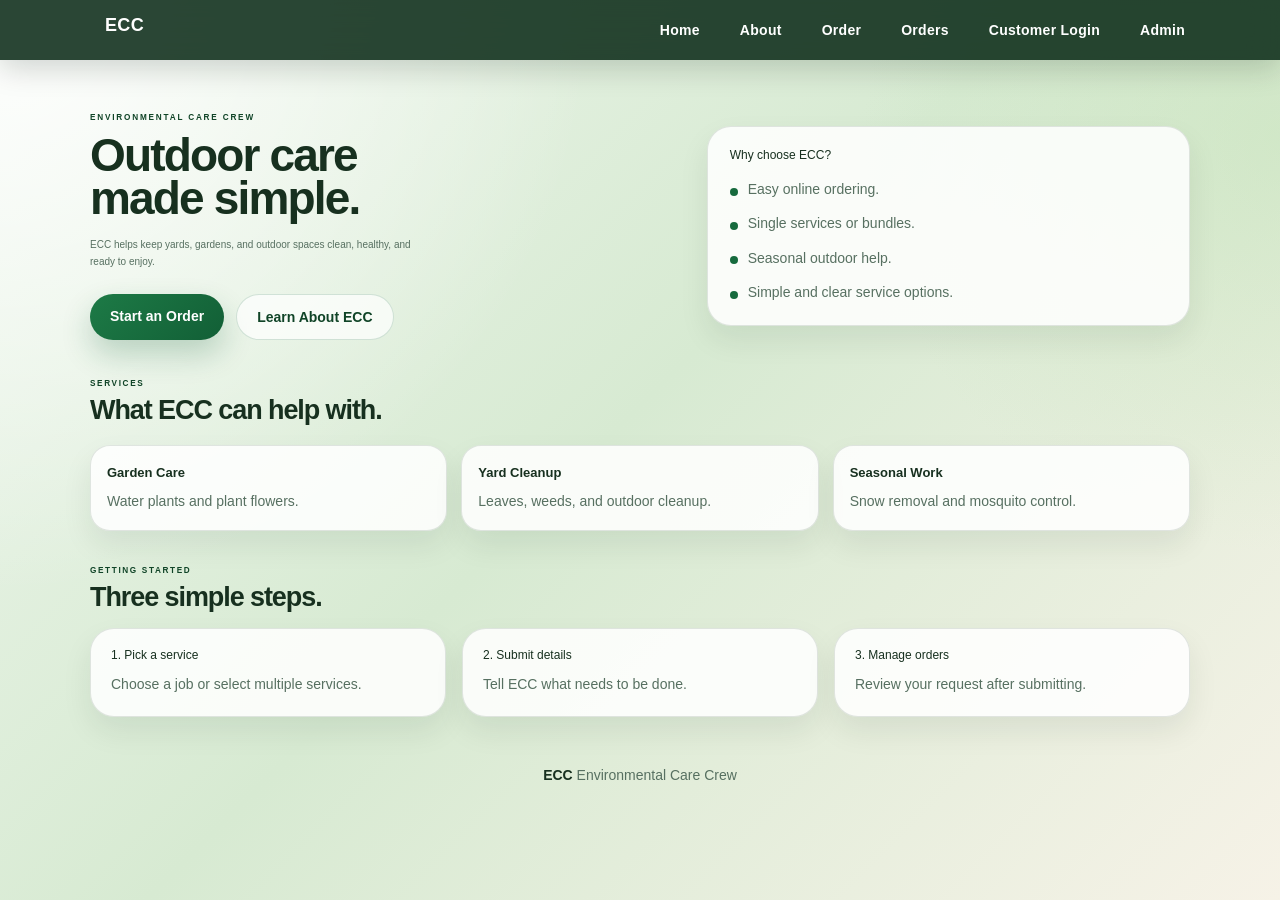
<file: index.html>
<!doctype html>
<html lang="en">

<head>

    <meta charset="utf-8">

    <meta name="viewport" content="width=device-width, initial-scale=1">


    <title>ECC | Welcome</title>


    <link rel="manifest" href="manifest.json">

    <meta name="theme-color" content="#111111">

    <link rel="apple-touch-icon" href="icons/icon-192.png">



    <link rel="stylesheet" href="https://maxcdn.bootstrapcdn.com/bootstrap/3.4.0/css/bootstrap.min.css">

    <script src="https://ajax.googleapis.com/ajax/libs/jquery/3.4.1/jquery.min.js"></script>

    <script src="https://maxcdn.bootstrapcdn.com/bootstrap/3.4.0/js/bootstrap.min.js"></script>



    <link rel="stylesheet"
          href="https://cdnjs.cloudflare.com/ajax/libs/font-awesome/4.7.0/css/font-awesome.min.css">


    <link rel="stylesheet" href="style.css">


</head>





<body class="page-shell">





<nav class="navbar navbar-inverse navbar-fixed-top site-nav">


    <div class="page-container">



        <div class="navbar-header">


            <button

                    type="button"

                    class="navbar-toggle"

                    data-toggle="collapse"

                    data-target="#mynavbar">


                <span class="icon-bar"></span>

                <span class="icon-bar"></span>

                <span class="icon-bar"></span>


            </button>



            <a class="navbar-brand" href="index.html">

                ECC

            </a>



        </div>








        <div class="collapse navbar-collapse" id="mynavbar">


            <ul class="nav navbar-nav navbar-right">


                <li>

                    <a href="index.html">

                        Home

                    </a>

                </li>




                <li>

                    <a href="about.html">

                        About

                    </a>

                </li>




                <li>

                    <a href="order.html">

                        Order

                    </a>

                </li>




                <li>

                    <a href="order2.html">

                        Orders

                    </a>

                </li>




                <li>

                    <a href="customerlogin.html">

                        Customer Login

                    </a>

                </li>




                <li>

                    <a href="login.html">

                        Admin

                    </a>

                </li>




            </ul>



        </div>




    </div>


</nav>









<main class="page-container">







    <section class="hero">







        <div>





            <p class="hero-eyebrow">

                Environmental Care Crew

            </p>







            <h1>

                Outdoor care made simple.

            </h1>







            <p class="lead-copy">


                ECC helps keep yards, gardens, and outdoor spaces clean, healthy, and ready to enjoy.


            </p>







            <div class="hero-actions">





                <a class="btn btn-accent" href="order.html">

                    Start an Order

                </a>






                <a class="btn btn-outline-accent" href="about.html">

                    Learn About ECC

                </a>





            </div>







        </div>









        <div class="summary-card">






            <h3>

                Why choose ECC?

            </h3>







            <ul class="story-list">



                <li>

                    Easy online ordering.

                </li>



                <li>

                    Single services or bundles.

                </li>



                <li>

                    Seasonal outdoor help.

                </li>



                <li>

                    Simple and clear service options.

                </li>



            </ul>






        </div>







    </section>









    <section class="section">





        <div class="section-heading">


            <p class="section-kicker">

                Services

            </p>





            <h2 class="section-title">

                What ECC can help with.

            </h2>





        </div>







        <div class="metric-strip">





            <div class="metric-card">


                <strong>

                    Garden Care

                </strong>


                <span>

Water plants and plant flowers.

</span>


            </div>







            <div class="metric-card">


                <strong>

                    Yard Cleanup

                </strong>


                <span>

Leaves, weeds, and outdoor cleanup.

</span>


            </div>








            <div class="metric-card">


                <strong>

                    Seasonal Work

                </strong>


                <span>

Snow removal and mosquito control.

</span>


            </div>





        </div>







    </section>








    <section class="section">





        <div class="section-heading">



            <p class="section-kicker">

                Getting Started

            </p>





            <h2 class="section-title">

                Three simple steps.

            </h2>




        </div>







        <div class="contact-grid">






            <div class="contact-card">


                <h3>

                    1. Pick a service

                </h3>


                <p>

                    Choose a job or select multiple services.

                </p>


            </div>








            <div class="contact-card">


                <h3>

                    2. Submit details

                </h3>


                <p>

                    Tell ECC what needs to be done.

                </p>


            </div>








            <div class="contact-card">


                <h3>

                    3. Manage orders

                </h3>


                <p>

                    Review your request after submitting.

                </p>


            </div>







        </div>






    </section>








    <div class="footer-band">


        <strong>

            ECC

        </strong>


        Environmental Care Crew


    </div>








</main>







<script>

    if ("serviceWorker" in navigator) {

        navigator.serviceWorker.register("service-worker.js");

    }

</script>








</body>

</html>
</file>
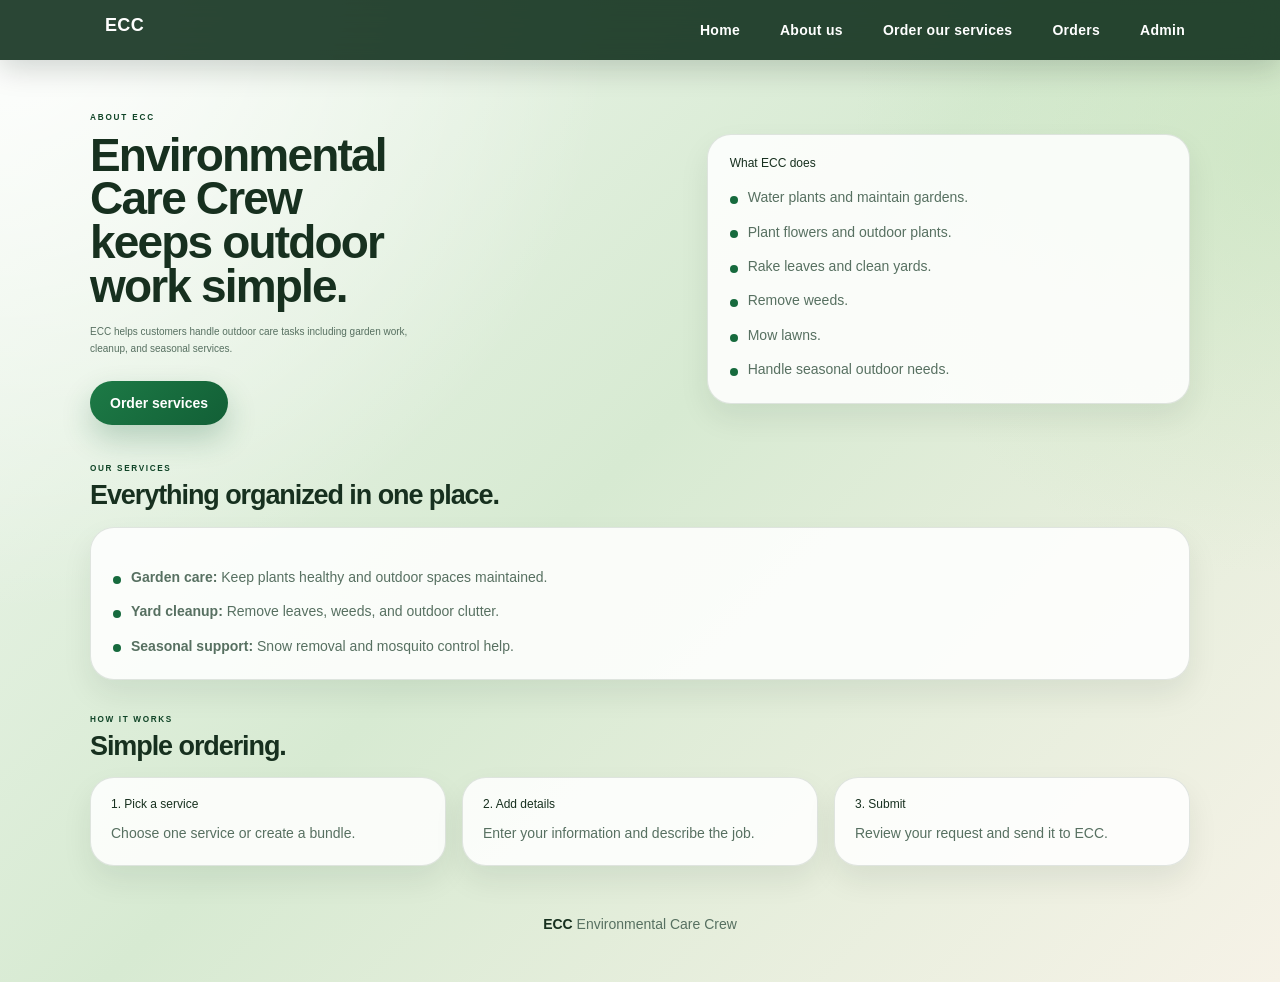
<file: about.html>
<!doctype html>
<html lang="en">

<head>

    <meta charset="utf-8">

    <meta name="viewport" content="width=device-width, initial-scale=1">


    <title>About ECC | Environmental Care Crew</title>


    <link rel="manifest" href="manifest.json">

    <meta name="theme-color" content="#111111">

    <link rel="apple-touch-icon" href="icons/icon-192.png">



    <link rel="stylesheet" href="https://maxcdn.bootstrapcdn.com/bootstrap/3.4.0/css/bootstrap.min.css">

    <script src="https://ajax.googleapis.com/ajax/libs/jquery/3.4.1/jquery.min.js"></script>

    <script src="https://maxcdn.bootstrapcdn.com/bootstrap/3.4.0/js/bootstrap.min.js"></script>


    <link rel="stylesheet"
          href="https://cdnjs.cloudflare.com/ajax/libs/font-awesome/4.7.0/css/font-awesome.min.css">


    <link rel="stylesheet" href="style.css">


</head>





<body class="page-shell">





<nav class="navbar navbar-inverse navbar-fixed-top site-nav">


    <div class="page-container">





        <div class="navbar-header">


            <button

                    type="button"

                    class="navbar-toggle"

                    data-toggle="collapse"

                    data-target="#mynavbar">


                <span class="icon-bar"></span>

                <span class="icon-bar"></span>

                <span class="icon-bar"></span>


            </button>





            <a class="navbar-brand" href="index.html">

                ECC

            </a>




        </div>







        <div class="collapse navbar-collapse" id="mynavbar">


            <ul class="nav navbar-nav navbar-right">


                <li>

                    <a href="index.html">

                        Home

                    </a>

                </li>




                <li>

                    <a href="about.html">

                        About us

                    </a>

                </li>




                <li>

                    <a href="order.html">

                        Order our services

                    </a>

                </li>




                <li>

                    <a href="order2.html">

                        Orders

                    </a>

                </li>




                <li>

                    <a href="login.html">

                        Admin

                    </a>

                </li>




            </ul>



        </div>





    </div>


</nav>










<main class="page-container">







    <section class="hero">






        <div>




            <p class="hero-eyebrow">

                About ECC

            </p>






            <h1>

                Environmental Care Crew keeps outdoor work simple.

            </h1>







            <p class="lead-copy">


                ECC helps customers handle outdoor care tasks including garden work, cleanup, and seasonal services.


            </p>





            <div class="hero-actions">


                <a class="btn btn-accent" href="order.html">

                    Order services

                </a>



            </div>





        </div>









        <div class="summary-card">



            <h3>

                What ECC does

            </h3>






            <ul class="story-list">


                <li>

                    Water plants and maintain gardens.

                </li>



                <li>

                    Plant flowers and outdoor plants.

                </li>



                <li>

                    Rake leaves and clean yards.

                </li>



                <li>

                    Remove weeds.

                </li>



                <li>

                    Mow lawns.

                </li>



                <li>

                    Handle seasonal outdoor needs.

                </li>



            </ul>





        </div>









    </section>









    <section class="section">





        <div class="section-heading">


            <p class="section-kicker">

                Our services

            </p>






            <h2 class="section-title">

                Everything organized in one place.

            </h2>





        </div>







        <div class="summary-card">





            <ul class="story-list">



                <li>

                    <strong>

                        Garden care:

                    </strong>

                    Keep plants healthy and outdoor spaces maintained.

                </li>




                <li>

                    <strong>

                        Yard cleanup:

                    </strong>

                    Remove leaves, weeds, and outdoor clutter.

                </li>




                <li>

                    <strong>

                        Seasonal support:

                    </strong>

                    Snow removal and mosquito control help.

                </li>



            </ul>






        </div>






    </section>









    <section class="section">






        <div class="section-heading">


            <p class="section-kicker">

                How it works

            </p>



            <h2 class="section-title">

                Simple ordering.

            </h2>




        </div>









        <div class="contact-grid">





            <div class="contact-card">


                <h3>

                    1. Pick a service

                </h3>


                <p>

                    Choose one service or create a bundle.

                </p>


            </div>






            <div class="contact-card">


                <h3>

                    2. Add details

                </h3>


                <p>

                    Enter your information and describe the job.

                </p>


            </div>






            <div class="contact-card">


                <h3>

                    3. Submit

                </h3>


                <p>

                    Review your request and send it to ECC.

                </p>


            </div>







        </div>







    </section>








    <div class="footer-band">


        <strong>

            ECC

        </strong>


        Environmental Care Crew


    </div>







</main>








<script>

    if ("serviceWorker" in navigator) {

        navigator.serviceWorker.register("service-worker.js");

    }

</script>







</body>

</html>
</file>
<file: style.css>
:root {
    --bg-start: #eff7ee;
    --bg-mid: #d7ead2;
    --bg-end: #f6f2e7;
    --surface: rgba(255, 255, 255, 0.86);
    --surface-strong: #ffffff;
    --text: #17301f;
    --muted: #577061;
    --primary: #166a3d;
    --primary-dark: #104427;
    --primary-soft: #d7f0d5;
    --border: rgba(23, 48, 31, 0.12);
    --shadow: 0 24px 60px rgba(14, 36, 22, 0.14);
    --shadow-soft: 0 14px 30px rgba(14, 36, 22, 0.08);
}

* {
    box-sizing: border-box;
}

html {
    scroll-behavior: smooth;
}

body {
    margin: 0;
    min-height: 100vh;
    color: var(--text);
    font-family: "Segoe UI", "Trebuchet MS", sans-serif;
    background:
        radial-gradient(circle at top left, rgba(255, 255, 255, 0.95), transparent 38%),
        radial-gradient(circle at right 15%, rgba(178, 221, 166, 0.34), transparent 28%),
        linear-gradient(135deg, var(--bg-start) 0%, var(--bg-mid) 48%, var(--bg-end) 100%);
}

img {
    max-width: 100%;
    display: block;
}

a {
    color: inherit;
}

.page-shell {
    padding-top: 78px;
}

.site-nav.navbar-inverse {
    margin-bottom: 0;
    border: 0;
    background: rgba(13, 45, 26, 0.88);
    box-shadow: 0 8px 30px rgba(8, 23, 13, 0.18);
    backdrop-filter: blur(14px);
}

.site-nav .navbar-brand,
.site-nav .navbar-nav > li > a {
    color: #ffffff !important;
    font-weight: 700;
    letter-spacing: 0.02em;
}

.site-nav .navbar-brand {
    text-transform: uppercase;
}

.site-nav .navbar-nav > li > a {
    border-radius: 999px;
    margin: 10px 4px;
    padding: 10px 16px;
    transition: background 0.2s ease, color 0.2s ease;
}

.site-nav .navbar-nav > li > a:hover,
.site-nav .navbar-nav > li > a:focus {
    background: rgba(255, 255, 255, 0.12) !important;
    color: #ffffff !important;
}

.site-nav .navbar-toggle {
    border-color: rgba(255, 255, 255, 0.25);
}

.site-nav .navbar-toggle .icon-bar {
    background: #ffffff;
}

.page-container {
    width: min(1100px, calc(100% - 28px));
    margin: 0 auto;
}

.hero {
    display: grid;
    grid-template-columns: 1.1fr 0.9fr;
    gap: 26px;
    align-items: center;
    padding: 34px 0 14px;
}

.hero-eyebrow {
    margin: 0 0 10px;
    color: var(--primary-dark);
    font-size: 0.82rem;
    font-weight: 800;
    letter-spacing: 0.22em;
    text-transform: uppercase;
}

.hero h1,
.section-title,
.page-title {
    margin: 0;
    font-weight: 900;
    line-height: 0.95;
    letter-spacing: -0.04em;
}

.hero h1 {
    font-size: clamp(2.5rem, 4.8vw, 4.6rem);
    max-width: 13ch;
}

.lead-copy {
    margin: 16px 0 0;
    max-width: 62ch;
    color: var(--muted);
    font-size: 1rem;
    line-height: 1.65;
}

.hero-actions {
    display: flex;
    flex-wrap: wrap;
    gap: 12px;
    margin-top: 24px;
}

.btn-accent,
.btn-outline-accent,
.btn-primary,
.btn-success {
    border: 0;
    border-radius: 999px;
    padding: 12px 20px;
    font-weight: 700;
    box-shadow: none;
    transition: transform 0.18s ease, box-shadow 0.18s ease, background 0.18s ease;
}

.btn-accent,
.btn-primary {
    color: #ffffff !important;
    background: linear-gradient(135deg, #1d7a46, #125f36);
    box-shadow: 0 14px 30px rgba(18, 95, 54, 0.24);
}

.btn-accent:hover,
.btn-primary:hover,
.btn-accent:focus,
.btn-primary:focus,
.btn-success:hover,
.btn-success:focus,
.btn-outline-accent:hover,
.btn-outline-accent:focus {
    transform: translateY(-1px);
}

.btn-outline-accent {
    color: var(--primary-dark) !important;
    background: rgba(255, 255, 255, 0.7);
    border: 1px solid rgba(22, 106, 61, 0.18);
}

.hero-panel {
    position: relative;
    border-radius: 30px;
    padding: 18px;
    background: linear-gradient(160deg, rgba(255, 255, 255, 0.88), rgba(223, 243, 217, 0.9));
    border: 1px solid var(--border);
    box-shadow: var(--shadow);
}

.hero-panel img {
    width: 100%;
    border-radius: 22px;
    border: 1px solid rgba(17, 44, 25, 0.08);
    box-shadow: var(--shadow-soft);
}

.hero-caption {
    margin-top: 14px;
    padding: 14px 16px;
    border-radius: 18px;
    background: rgba(255, 255, 255, 0.72);
    color: var(--muted);
    font-size: 0.98rem;
    line-height: 1.6;
}

.metric-strip {
    display: grid;
    grid-template-columns: repeat(3, minmax(0, 1fr));
    gap: 14px;
    margin-top: 22px;
}

.metric-card {
    padding: 18px 16px;
    border-radius: 20px;
    background: var(--surface);
    border: 1px solid var(--border);
    box-shadow: var(--shadow-soft);
}

.metric-card strong {
    display: block;
    font-size: 1.3rem;
}

.metric-card span {
    display: block;
    margin-top: 8px;
    color: var(--muted);
    line-height: 1.5;
}

.section {
    padding: 24px 0 10px;
}

.section-heading {
    display: flex;
    flex-direction: column;
    gap: 8px;
    margin-bottom: 18px;
}

.section-kicker {
    margin: 0;
    color: var(--primary-dark);
    font-size: 0.82rem;
    font-weight: 800;
    letter-spacing: 0.2em;
    text-transform: uppercase;
}

.section-title {
    font-size: clamp(1.7rem, 3vw, 2.7rem);
}

.section-copy {
    margin: 0;
    max-width: 68ch;
    color: var(--muted);
    line-height: 1.7;
}

.card-grid,
.story-grid,
.contact-grid,
.order-grid {
    display: grid;
    grid-template-columns: repeat(auto-fit, minmax(220px, 1fr));
    gap: 16px;
}

.feature-card,
.story-card,
.contact-card,
.form-card,
.summary-card {
    background: var(--surface);
    border: 1px solid var(--border);
    border-radius: 24px;
    box-shadow: var(--shadow-soft);
}

.feature-card,
.contact-card {
    padding: 20px;
}

.feature-icon {
    width: 54px;
    height: 54px;
    display: grid;
    place-items: center;
    border-radius: 18px;
    margin-bottom: 14px;
    color: #ffffff;
    background: linear-gradient(135deg, #1d7a46, #7dcf5f);
    font-size: 1.15rem;
    box-shadow: 0 14px 24px rgba(29, 122, 70, 0.28);
}

.feature-card h3,
.contact-card h3,
.summary-card h3 {
    margin: 0 0 10px;
    font-size: 1.2rem;
}

.feature-card p,
.contact-card p,
.story-card p,
.summary-card p,
.summary-card li {
    margin: 0;
    color: var(--muted);
    line-height: 1.7;
}

.story-card {
    overflow: hidden;
}

.story-card img {
    width: 100%;
    border-bottom: 1px solid var(--border);
}

.story-copy {
    padding: 18px 20px 20px;
}

.story-copy h3 {
    margin: 0 0 10px;
    font-size: 1.25rem;
}

.story-list {
    display: grid;
    gap: 12px;
    margin: 16px 0 0;
    padding: 0;
    list-style: none;
}

.story-list li {
    position: relative;
    padding-left: 18px;
    color: var(--muted);
    line-height: 1.6;
}

.story-list li::before {
    content: "";
    position: absolute;
    left: 0;
    top: 0.7em;
    width: 8px;
    height: 8px;
    border-radius: 50%;
    background: var(--primary);
}

.form-shell {
    padding: 22px 0 16px;
}

.form-card {
    padding: 22px;
}

.form-grid {
    display: grid;
    grid-template-columns: repeat(2, minmax(0, 1fr));
    gap: 16px;
}

.form-group {
    margin-bottom: 16px;
}

.form-group label,
.field-label {
    display: block;
    margin-bottom: 8px;
    font-weight: 700;
    color: var(--text);
}

.form-control,
select,
textarea,
.text-input {
    width: 100%;
    height: auto;
    padding: 13px 16px;
    border-radius: 16px;
    border: 1px solid rgba(23, 48, 31, 0.14);
    background: rgba(255, 255, 255, 0.95);
    color: var(--text);
    box-shadow: none;
}

textarea {
    min-height: 130px;
    resize: vertical;
}

.form-help {
    margin-top: 8px;
    color: var(--muted);
    font-size: 0.94rem;
    line-height: 1.5;
}

.message-line {
    min-height: 22px;
    margin-top: 12px;
    color: var(--primary-dark);
    font-weight: 700;
}

.message-line.message-error {
    color: #b42318;
}

.message-line.message-success {
    color: #067647;
}

.service-grid {
    display: grid;
    grid-template-columns: repeat(auto-fit, minmax(180px, 1fr));
    gap: 12px;
    margin-top: 14px;
}

.service-option {
    display: block;
    padding: 16px;
    border-radius: 18px;
    border: 1px solid rgba(23, 48, 31, 0.12);
    background: rgba(255, 255, 255, 0.94);
    cursor: pointer;
    transition: transform 0.18s ease, border-color 0.18s ease, box-shadow 0.18s ease;
}

.service-option:hover {
    transform: translateY(-1px);
    border-color: rgba(22, 106, 61, 0.32);
    box-shadow: var(--shadow-soft);
}

.service-option input {
    margin-right: 10px;
}

.service-option strong {
    display: block;
    margin-bottom: 6px;
    font-size: 1.02rem;
}

.service-option span {
    color: var(--muted);
    line-height: 1.5;
}

.summary-card {
    padding: 22px;
}

.orders-toolbar {
    display: flex;
    flex-wrap: wrap;
    gap: 12px;
    margin-top: 16px;
}

.orders-board {
    display: grid;
    gap: 14px;
}

.admin-stats {
    display: grid;
    grid-template-columns: repeat(auto-fit, minmax(160px, 1fr));
    gap: 12px;
    margin-top: 18px;
}

.admin-stat {
    padding: 16px;
    border-radius: 18px;
    background: rgba(255, 255, 255, 0.92);
    border: 1px solid var(--border);
    box-shadow: var(--shadow-soft);
}

.admin-stat strong {
    display: block;
    margin-bottom: 6px;
    font-size: 1.4rem;
}

.admin-stat span {
    color: var(--muted);
    line-height: 1.5;
}

.admin-controls {
    display: flex;
    flex-wrap: wrap;
    gap: 12px;
    align-items: center;
}

.admin-search {
    flex: 1 1 280px;
}

.admin-search input {
    width: 100%;
}

.admin-meta {
    display: flex;
    flex-wrap: wrap;
    gap: 10px;
    margin-top: 12px;
}

.admin-meta-item {
    padding: 6px 10px;
    border-radius: 999px;
    background: rgba(22, 106, 61, 0.08);
    color: var(--primary-dark);
    font-size: 0.9rem;
    font-weight: 700;
}

.admin-meta-item.message-error {
    background: rgba(180, 35, 24, 0.1);
    color: #b42318;
}

.admin-meta-item.message-success {
    background: rgba(6, 118, 71, 0.1);
    color: #067647;
}

.admin-actions {
    display: flex;
    flex-wrap: wrap;
    gap: 10px;
    margin-top: 14px;
}

.order-card {
    padding: 18px;
    border-radius: 22px;
    background: rgba(255, 255, 255, 0.9);
    border: 1px solid var(--border);
    box-shadow: var(--shadow-soft);
    margin-top: 14px;
}

.order-card-header {
    display: flex;
    justify-content: space-between;
    gap: 16px;
    align-items: flex-start;
    margin-bottom: 12px;
}

.order-card-header h3 {
    margin: 0;
    font-size: 1.15rem;
    font-weight: 800;
}

.order-card-kicker {
    margin: 0 0 6px;
    color: var(--muted);
    font-size: 0.9rem;
    font-weight: 700;
    text-transform: uppercase;
    letter-spacing: 0.04em;
}

.order-card-meta {
    display: flex;
    flex-wrap: wrap;
    gap: 12px;
    color: var(--muted);
    font-size: 0.92rem;
}

.order-card-meta span {
    display: inline-flex;
    align-items: center;
    gap: 6px;
}

.order-card-body {
    display: grid;
    gap: 12px;
    margin-top: 14px;
}

.summary-row strong {
    display: block;
    margin-bottom: 6px;
}

.summary-pills {
    display: flex;
    flex-wrap: wrap;
    gap: 8px;
}

.summary-pill {
    display: inline-flex;
    align-items: center;
    min-height: 32px;
    padding: 0 12px;
    border-radius: 999px;
    background: rgba(22, 106, 61, 0.08);
    color: var(--primary-dark);
    font-size: 0.9rem;
    font-weight: 700;
}

.order-entry {
    padding: 18px;
    border-radius: 22px;
    background: rgba(255, 255, 255, 0.9);
    border: 1px solid var(--border);
    box-shadow: var(--shadow-soft);
}

.order-entry-header {
    display: flex;
    justify-content: space-between;
    gap: 16px;
    align-items: flex-start;
    margin-bottom: 14px;
}

.order-entry-title {
    margin: 0;
    font-size: 1.1rem;
    font-weight: 800;
}

.order-entry-time {
    color: var(--muted);
    font-size: 0.88rem;
    white-space: nowrap;
}

.order-tags {
    display: flex;
    flex-wrap: wrap;
    gap: 8px;
    margin: 14px 0 0;
    padding: 0;
    list-style: none;
}

.order-tag {
    display: inline-flex;
    align-items: center;
    min-height: 32px;
    padding: 0 12px;
    border-radius: 999px;
    background: rgba(22, 106, 61, 0.08);
    color: var(--primary-dark);
    font-size: 0.9rem;
    font-weight: 700;
}

.empty-state {
    padding: 22px;
    border-radius: 20px;
    background: rgba(255, 255, 255, 0.7);
    border: 1px dashed rgba(23, 48, 31, 0.18);
    color: var(--muted);
}

.summary-list {
    display: grid;
    gap: 10px;
    margin: 14px 0 0;
    padding: 0;
    list-style: none;
}

.summary-item {
    display: flex;
    justify-content: space-between;
    gap: 14px;
    padding: 12px 0;
    border-bottom: 1px solid rgba(23, 48, 31, 0.1);
}

.summary-item:last-child {
    border-bottom: 0;
}

.summary-label {
    color: var(--muted);
}

.summary-value {
    text-align: right;
    font-weight: 700;
}

.callout {
    margin-top: 14px;
    padding: 16px 18px;
    border-radius: 18px;
    background: rgba(215, 240, 213, 0.7);
    border: 1px solid rgba(22, 106, 61, 0.12);
    color: var(--primary-dark);
    line-height: 1.6;
}

.footer-band {
    padding: 38px 0 48px;
    text-align: center;
    color: var(--muted);
}

.footer-band strong {
    color: var(--text);
}

@media (max-width: 991px) {
    .hero {
        grid-template-columns: 1fr;
    }

    .metric-strip {
        grid-template-columns: 1fr;
    }
}

@media (max-width: 767px) {
    .page-shell {
        padding-top: 70px;
    }

    .page-container {
        width: min(100% - 18px, 1100px);
    }

    .form-grid {
        grid-template-columns: 1fr;
    }

    .site-nav .navbar-nav {
        margin: 8px 0 0;
        padding-bottom: 10px;
        background: rgba(9, 30, 18, 0.96);
        border-radius: 18px;
    }

    .site-nav .navbar-nav > li > a {
        margin: 4px 8px;
    }

    .order-entry-header {
        flex-direction: column;
    }

    .admin-controls {
        flex-direction: column;
        align-items: stretch;
    }
}
</file>
